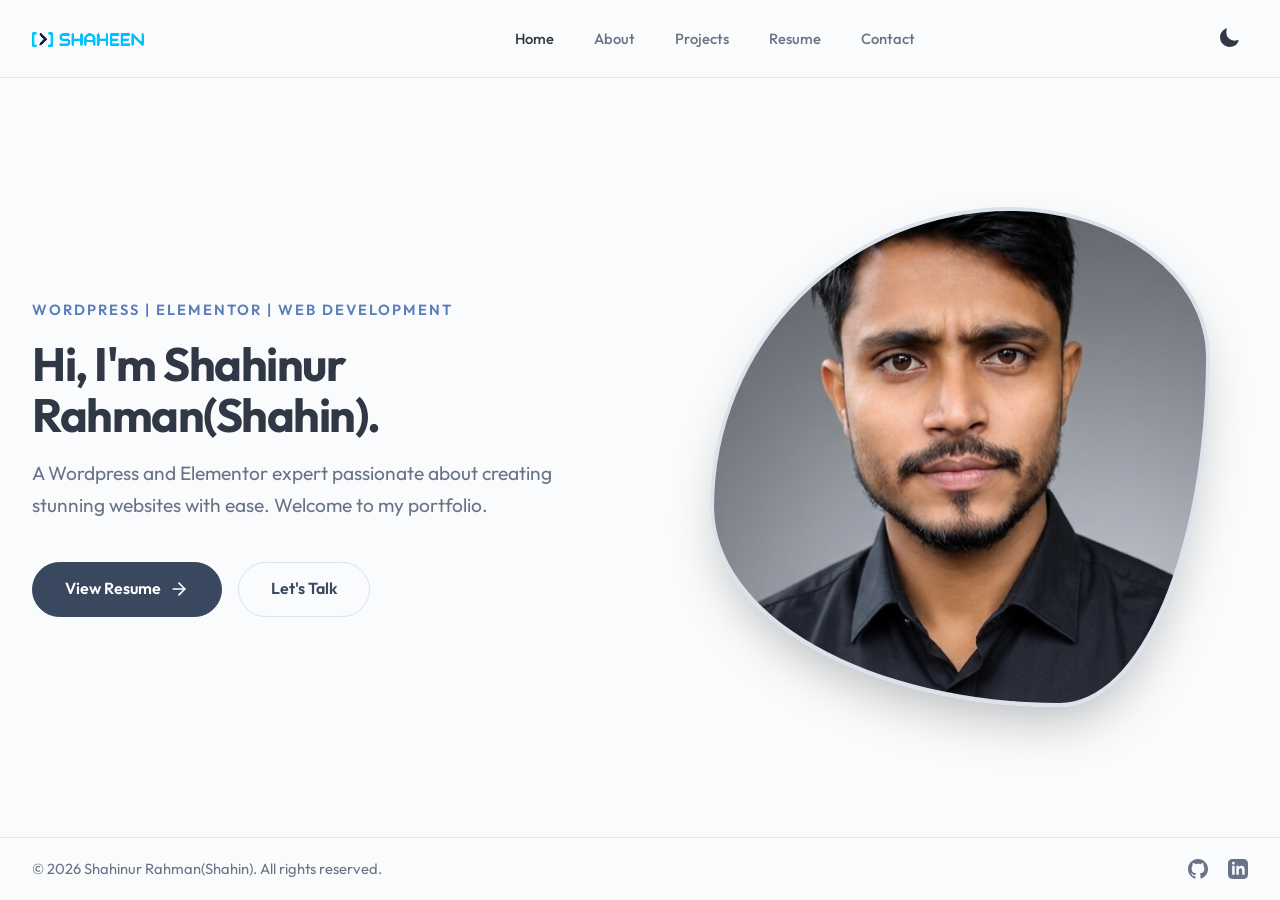
<file: index.html>
<!doctype html>
<html lang="en" data-theme="dark">

<head>
  <meta charset="UTF-8" />
  <meta name="viewport" content="width=device-width, initial-scale=1" />
  <title>Shahinur Rahman(Shahin) | Wordpress & Elementor Expert</title>
  <!-- SEO -->
  <meta name="description"
    content="Shahinur Rahman is a Wordpress and Elementor expert creating stunning websites with ease. Available for freelance and full-time opportunities." />
  <meta name="author" content="Shahinur Rahman" />
  <meta name="robots" content="index, follow" />
  <link rel="canonical" href="https://avroshaheen.github.io/portfolio/" />
  <!-- Open Graph -->
  <meta property="og:title" content="Shahinur Rahman(Shahin) | Wordpress & Elementor Expert" />
  <meta property="og:description"
    content="Wordpress and Elementor expert creating stunning websites with ease. Available for freelance and full-time opportunities." />
  <meta property="og:type" content="website" />
  <meta property="og:url" content="https://avroshaheen.github.io/portfolio/" />
  <link rel="shortcut icon" href="assets/images/favicon.png" type="image/x-icon" />
  <!-- Fonts -->
  <link rel="preconnect" href="https://fonts.googleapis.com" />
  <link rel="preconnect" href="https://fonts.gstatic.com" crossorigin />
  <link href="https://fonts.googleapis.com/css2?family=Outfit:wght@300;400;500;600;700;800&display=swap"
    rel="stylesheet" />
  <!-- Stylesheet -->
  <script>
    (() => {
      const savedTheme = localStorage.getItem("theme");
      const systemTheme = window.matchMedia("(prefers-color-scheme: dark)").matches
        ? "dark"
        : "light";

      document.documentElement.setAttribute(
        "data-theme",
        savedTheme || systemTheme
      );
    })();
  </script>
  <link rel="stylesheet" href="assets/css/styles.css" />
</head>

<body>
  <nav class="navbar" id="navbar">
    <div class="nav-container">
      <a href="index.html" class="nav-brand"><img src="./assets/images/shaheen-logo.gif" style="max-width: 60%"
          alt="Shahinur Rahman(Shahin) Logo" /></a>
      <div class="nav-links" id="nav-links">
        <a href="index.html" class="active">Home</a>
        <a href="about.html">About</a>
        <a href="projects.html">Projects</a>
        <a href="resume.html">Resume</a>
        <a href="contact.html">Contact</a>
      </div>
      <div class="nav-controls">
        <button class="theme-toggle" id="theme-toggle" aria-label="Toggle Theme">
          <svg id="theme-icon" xmlns="http://www.w3.org/2000/svg" viewBox="0 0 24 24">
            <path
              d="M12 2.25a.75.75 0 0 1 .75.75v2.25a.75.75 0 0 1-1.5 0V3a.75.75 0 0 1 .75-.75ZM7.5 12a4.5 4.5 0 1 1 9 0 4.5 4.5 0 0 1-9 0ZM18.894 6.166a.75.75 0 0 0-1.06-1.06l-1.591 1.59a.75.75 0 1 0 1.06 1.061l1.591-1.59ZM21.75 12a.75.75 0 0 1-.75.75h-2.25a.75.75 0 0 1 0-1.5H21a.75.75 0 0 1 .75.75ZM17.834 18.894a.75.75 0 0 0 1.06-1.06l-1.59-1.591a.75.75 0 1 0-1.061 1.06l1.59 1.591ZM12 18.75a.75.75 0 0 1 .75.75V21a.75.75 0 0 1-1.5 0v-1.5a.75.75 0 0 1 .75-.75ZM6.166 18.894a.75.75 0 0 1-1.06-1.06l1.59-1.591a.75.75 0 1 1 1.061 1.06l-1.59 1.591ZM2.25 12a.75.75 0 0 1 .75-.75H5.25a.75.75 0 0 1 0 1.5H3a.75.75 0 0 1-.75-.75ZM6.166 6.166a.75.75 0 0 1 1.06-1.06l1.59 1.591a.75.75 0 1 1-1.061 1.06l-1.59-1.591Z" />
          </svg>
        </button>
        <button class="mobile-toggle" id="mobile-toggle" aria-label="Toggle Menu">
          <svg xmlns="http://www.w3.org/2000/svg" width="24" height="24" fill="none" viewBox="0 0 24 24"
            stroke="currentColor" stroke-width="2">
            <path stroke-linecap="round" stroke-linejoin="round" d="M4 6h16M4 12h16m-7 6h7" />
          </svg>
        </button>
      </div>
    </div>
  </nav>
  <main>
    <section class="hero">
      <div class="hero-content">
        <span class="hero-subtitle">Wordpress | Elementor | Web Development</span>
        <h1 class="hero-title">Hi, I'm Shahinur Rahman(Shahin).</h1>
        <p class="hero-desc">
          A Wordpress and Elementor expert passionate about creating stunning
          websites with ease. Welcome to my portfolio.
        </p>
        <div class="hero-actions">
          <a href="resume.html" class="btn-primary">
            View Resume
            <svg xmlns="http://www.w3.org/2000/svg" width="20" height="20" viewBox="0 0 24 24" fill="none"
              stroke="currentColor" stroke-width="2" stroke-linecap="round" stroke-linejoin="round">
              <line x1="5" y1="12" x2="19" y2="12"></line>
              <polyline points="12 5 19 12 12 19"></polyline>
            </svg>
          </a>
          <a href="contact.html" class="btn-secondary">Let's Talk</a>
        </div>
      </div>
      <div class="hero-image-wrapper">
        <img src="assets/images/portrait.jpg" alt="Shahinur Rahman(Shahin) Profile" class="hero-image" />
      </div>
    </section>
  </main>
  <footer>
    <div class="footer-left">
      &copy; <span id="year">2026</span> Shahinur Rahman(Shahin). All rights
      reserved.
    </div>
    <div class="socials">
      <a href="https://github.com/avroshaheen" target="_blank" rel="noopener noreferrer" aria-label="GitHub">
        <svg xmlns="http://www.w3.org/2000/svg" width="20" height="20" viewBox="0 0 24 24" fill="currentColor">
          <path
            d="M12 0c-6.626 0-12 5.373-12 12 0 5.302 3.438 9.8 8.207 11.387.599.111.793-.261.793-.577v-2.234c-3.338.726-4.033-1.416-4.033-1.416-.546-1.387-1.333-1.756-1.333-1.756-1.089-.745.083-.729.083-.729 1.205.084 1.839 1.237 1.839 1.237 1.07 1.834 2.807 1.304 3.492.997.107-.775.418-1.305.762-1.604-2.665-.305-5.467-1.334-5.467-5.931 0-1.311.469-2.381 1.236-3.221-.124-.303-.535-1.524.117-3.176 0 0 1.008-.322 3.301 1.23.957-.266 1.983-.399 3.003-.404 1.02.005 2.047.138 3.006.404 2.291-1.552 3.297-1.23 3.297-1.23.653 1.653.242 2.874.118 3.176.77.84 1.235 1.911 1.235 3.221 0 4.609-2.807 5.624-5.479 5.921.43.372.823 1.102.823 2.222v3.293c0 .319.192.694.801.576 4.765-1.589 8.199-6.086 8.199-11.386 0-6.627-5.373-12-12-12z" />
        </svg>
      </a>
      <a href="https://linkedin.com/in/shahinurrahman26" target="_blank" rel="noopener noreferrer"
        aria-label="LinkedIn">
        <svg xmlns="http://www.w3.org/2000/svg" width="20" height="20" viewBox="0 0 24 24" fill="currentColor">
          <path
            d="M19 0h-14c-2.761 0-5 2.239-5 5v14c0 2.761 2.239 5 5 5h14c2.762 0 5-2.239 5-5v-14c0-2.761-2.238-5-5-5zm-11 19h-3v-11h3v11zm-1.5-12.268c-.966 0-1.75-.79-1.75-1.764s.784-1.764 1.75-1.764 1.75.79 1.75 1.764-.783 1.764-1.75 1.764zm13.5 12.268h-3v-5.604c0-3.368-4-3.113-4 0v5.604h-3v-11h3v1.765c1.396-2.586 7-2.777 7 2.476v6.759z" />
        </svg>
      </a>
    </div>
  </footer>
  <script src="assets/js/scripts.js" defer></script>
</body>

</html>
</file>
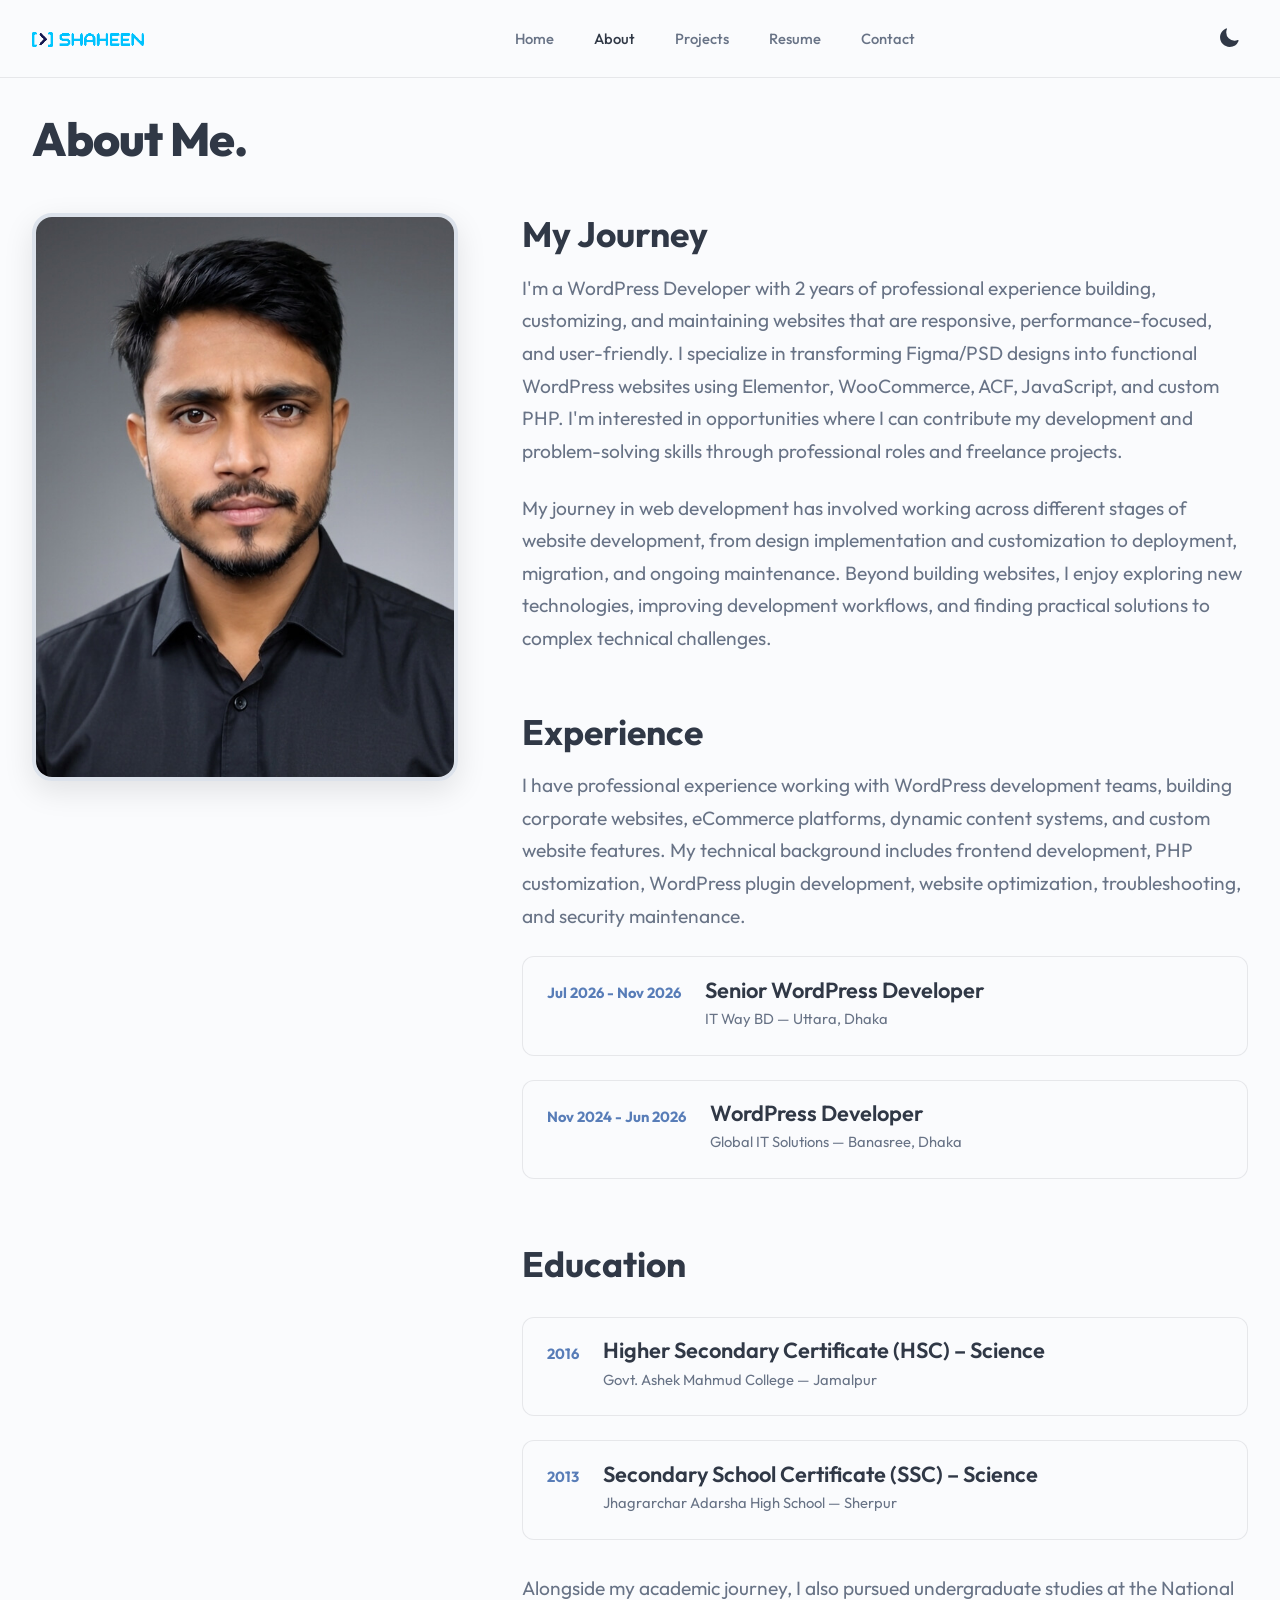
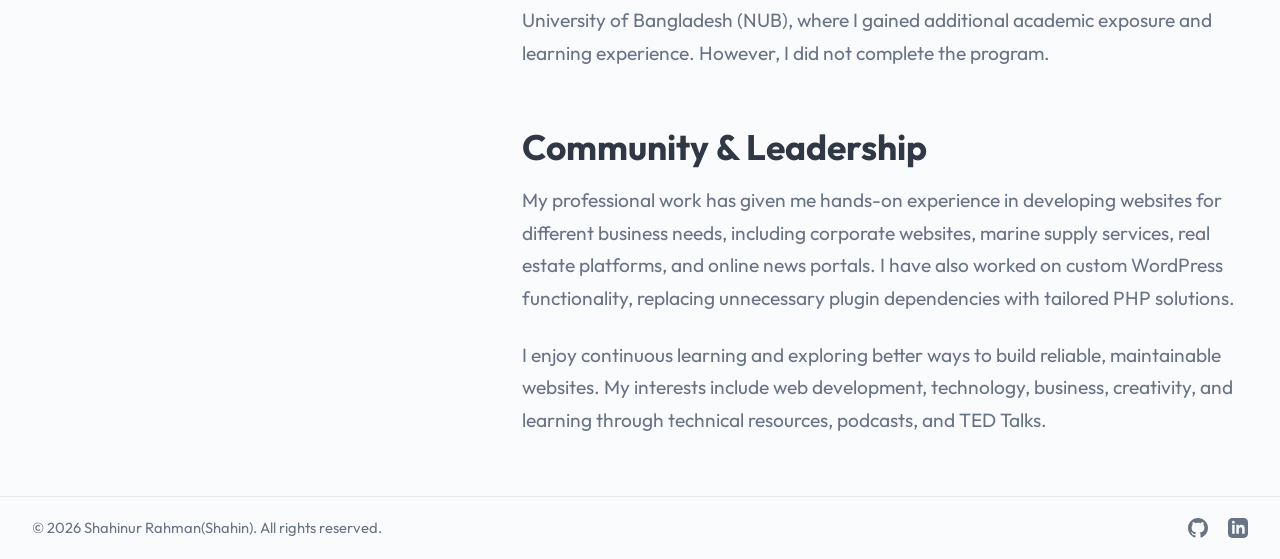
<file: about.html>
<!doctype html>
<html lang="en" data-theme="dark">

<head>
  <meta charset="UTF-8" />
  <meta name="viewport" content="width=device-width, initial-scale=1" />
  <title>About | Shahinur Rahman(Shahin)</title>
  <!-- SEO -->
  <meta name="description"
    content="Learn about Shahinur Rahman(Shahin) — a Wordpress and Elementor expert with a background in web development and design." />
  <meta name="author" content="Shahinur Rahman(Shahin)" />
  <meta name="robots" content="index, follow" />
  <link rel="canonical" href="https://avroshaheen.github.io/portfolio/about.html" />
  <!-- Open Graph -->
  <meta property="og:title" content="About | Shahinur Rahman(Shahin)" />
  <meta property="og:description"
    content="Learn about Shahinur Rahman(Shahin) — a Wordpress and Elementor expert with a background in web development and design." />
  <meta property="og:type" content="website" />
  <meta property="og:url" content="https://avroshaheen.github.io/portfolio/about.html" />
  <link rel="shortcut icon" href="assets/images/favicon.png" type="image/x-icon" />
  <!-- Fonts -->
  <link rel="preconnect" href="https://fonts.googleapis.com" />
  <link rel="preconnect" href="https://fonts.gstatic.com" crossorigin />
  <link href="https://fonts.googleapis.com/css2?family=Outfit:wght@300;400;500;600;700;800&display=swap"
    rel="stylesheet" />
  <script>
    (() => {
      const savedTheme = localStorage.getItem("theme");
      const systemTheme = window.matchMedia("(prefers-color-scheme: dark)").matches
        ? "dark"
        : "light";

      document.documentElement.setAttribute(
        "data-theme",
        savedTheme || systemTheme
      );
    })();
  </script>
  <!-- Stylesheet -->
  <link rel="stylesheet" href="assets/css/styles.css" />
</head>

<body>
  <nav class="navbar" id="navbar">
    <div class="nav-container">
      <a href="index.html" class="nav-brand"><img src="./assets/images/shaheen-logo.gif" style="max-width: 60%"
          alt="Shahinur Rahman(Shahin) Logo" /></a>
      <div class="nav-links" id="nav-links">
        <a href="index.html" class="active">Home</a>
        <a href="about.html">About</a>
        <a href="projects.html">Projects</a>
        <a href="resume.html">Resume</a>
        <a href="contact.html">Contact</a>
      </div>
      <div class="nav-controls">
        <button class="theme-toggle" id="theme-toggle" aria-label="Toggle Theme">
          <svg id="theme-icon" xmlns="http://www.w3.org/2000/svg" viewBox="0 0 24 24">
            <path
              d="M12 2.25a.75.75 0 0 1 .75.75v2.25a.75.75 0 0 1-1.5 0V3a.75.75 0 0 1 .75-.75ZM7.5 12a4.5 4.5 0 1 1 9 0 4.5 4.5 0 0 1-9 0ZM18.894 6.166a.75.75 0 0 0-1.06-1.06l-1.591 1.59a.75.75 0 1 0 1.06 1.061l1.591-1.59ZM21.75 12a.75.75 0 0 1-.75.75h-2.25a.75.75 0 0 1 0-1.5H21a.75.75 0 0 1 .75.75ZM17.834 18.894a.75.75 0 0 0 1.06-1.06l-1.59-1.591a.75.75 0 1 0-1.061 1.06l1.59 1.591ZM12 18.75a.75.75 0 0 1 .75.75V21a.75.75 0 0 1-1.5 0v-1.5a.75.75 0 0 1 .75-.75ZM6.166 18.894a.75.75 0 0 1-1.06-1.06l1.59-1.591a.75.75 0 1 1 1.061 1.06l-1.59 1.591ZM2.25 12a.75.75 0 0 1 .75-.75H5.25a.75.75 0 0 1 0 1.5H3a.75.75 0 0 1-.75-.75ZM6.166 6.166a.75.75 0 0 1 1.06-1.06l1.59 1.591a.75.75 0 1 1-1.061 1.06l-1.59-1.591Z" />
          </svg>
        </button>
        <button class="mobile-toggle" id="mobile-toggle" aria-label="Toggle Menu">
          <svg xmlns="http://www.w3.org/2000/svg" width="24" height="24" fill="none" viewBox="0 0 24 24"
            stroke="currentColor" stroke-width="2">
            <path stroke-linecap="round" stroke-linejoin="round" d="M4 6h16M4 12h16m-7 6h7" />
          </svg>
        </button>
      </div>
    </div>
  </nav>
  <main class="page-main">
    <div class="page-container">
      <h1 class="page-title">About Me.</h1>
      <div class="about-grid">
        <div class="about-image-col">
          <div class="image-stack">
            <img src="assets/images/portrait.jpg" alt="Shahinur Rahman(Shahin)" class="stack-img main-img"
              loading="lazy" />
          </div>
        </div>
        <div class="about-text-col">
          <h2 class="section-heading">My Journey</h2>
          <p class="section-text">
            I'm a WordPress Developer with 2 years of professional experience
            building, customizing, and maintaining websites that are
            responsive, performance-focused, and user-friendly. I specialize
            in transforming Figma/PSD designs into functional WordPress
            websites using Elementor, WooCommerce, ACF, JavaScript, and custom
            PHP. I'm interested in opportunities where I can contribute my
            development and problem-solving skills through professional roles
            and freelance projects.
          </p>
          <p class="section-text">
            My journey in web development has involved working across
            different stages of website development, from design
            implementation and customization to deployment, migration, and
            ongoing maintenance. Beyond building websites, I enjoy exploring
            new technologies, improving development workflows, and finding
            practical solutions to complex technical challenges.
          </p>
          <h2 class="section-heading mt-2">Experience</h2>
          <p class="section-text">
            I have professional experience working with WordPress development
            teams, building corporate websites, eCommerce platforms, dynamic
            content systems, and custom website features. My technical
            background includes frontend development, PHP customization,
            WordPress plugin development, website optimization,
            troubleshooting, and security maintenance.
          </p>
          <div class="experience-list">
            <div class="exp-item">
              <span class="exp-year">Jul 2026 - Nov 2026</span>
              <div class="exp-details">
                <h3>Senior WordPress Developer</h3>
                <p>IT Way BD — Uttara, Dhaka</p>
              </div>
            </div>
            <div class="exp-item">
              <span class="exp-year">Nov 2024 - Jun 2026</span>
              <div class="exp-details">
                <h3>WordPress Developer</h3>
                <p>Global IT Solutions — Banasree, Dhaka</p>
              </div>
            </div>
          </div>
          <h2 class="section-heading mt-2">Education</h2>
          <div class="experience-list">
            <div class="exp-item">
              <span class="exp-year">2016</span>
              <div class="exp-details">
                <h3>Higher Secondary Certificate (HSC) – Science</h3>
                <p>Govt. Ashek Mahmud College — Jamalpur</p>
              </div>
            </div>
            <div class="exp-item">
              <span class="exp-year">2013</span>
              <div class="exp-details">
                <h3>Secondary School Certificate (SSC) – Science</h3>
                <p>Jhagrarchar Adarsha High School — Sherpur</p>
              </div>
            </div>
          </div>
          <p class="section-text">
            Alongside my academic journey, I also pursued undergraduate
            studies at the National University of Bangladesh (NUB), where I
            gained additional academic exposure and learning experience.
            However, I did not complete the program.
          </p>
          <h2 class="section-heading mt-2">Community &amp; Leadership</h2>
          <p class="section-text">
            My professional work has given me hands-on experience in
            developing websites for different business needs, including
            corporate websites, marine supply services, real estate platforms,
            and online news portals. I have also worked on custom WordPress
            functionality, replacing unnecessary plugin dependencies with
            tailored PHP solutions.
          </p>
          <p class="section-text">
            I enjoy continuous learning and exploring better ways to build
            reliable, maintainable websites. My interests include web
            development, technology, business, creativity, and learning
            through technical resources, podcasts, and TED Talks.
          </p>
        </div>
      </div>
    </div>
  </main>
  <footer>
    <div class="footer-left">
      &copy; <span id="year">2026</span> Shahinur Rahman(Shahin). All rights
      reserved.
    </div>
    <div class="socials">
      <a href="https://github.com/avroshaheen" target="_blank" rel="noopener noreferrer" aria-label="GitHub">
        <svg xmlns="http://www.w3.org/2000/svg" width="20" height="20" viewBox="0 0 24 24" fill="currentColor">
          <path
            d="M12 0c-6.626 0-12 5.373-12 12 0 5.302 3.438 9.8 8.207 11.387.599.111.793-.261.793-.577v-2.234c-3.338.726-4.033-1.416-4.033-1.416-.546-1.387-1.333-1.756-1.333-1.756-1.089-.745.083-.729.083-.729 1.205.084 1.839 1.237 1.839 1.237 1.07 1.834 2.807 1.304 3.492.997.107-.775.418-1.305.762-1.604-2.665-.305-5.467-1.334-5.467-5.931 0-1.311.469-2.381 1.236-3.221-.124-.303-.535-1.524.117-3.176 0 0 1.008-.322 3.301 1.23.957-.266 1.983-.399 3.003-.404 1.02.005 2.047.138 3.006.404 2.291-1.552 3.297-1.23 3.297-1.23.653 1.653.242 2.874.118 3.176.77.84 1.235 1.911 1.235 3.221 0 4.609-2.807 5.624-5.479 5.921.43.372.823 1.102.823 2.222v3.293c0 .319.192.694.801.576 4.765-1.589 8.199-6.086 8.199-11.386 0-6.627-5.373-12-12-12z" />
        </svg>
      </a>
      <a href="https://linkedin.com/in/shahinurrahman26" target="_blank" rel="noopener noreferrer"
        aria-label="LinkedIn">
        <svg xmlns="http://www.w3.org/2000/svg" width="20" height="20" viewBox="0 0 24 24" fill="currentColor">
          <path
            d="M19 0h-14c-2.761 0-5 2.239-5 5v14c0 2.761 2.239 5 5 5h14c2.762 0 5-2.239 5-5v-14c0-2.761-2.238-5-5-5zm-11 19h-3v-11h3v11zm-1.5-12.268c-.966 0-1.75-.79-1.75-1.764s.784-1.764 1.75-1.764 1.75.79 1.75 1.764-.783 1.764-1.75 1.764zm13.5 12.268h-3v-5.604c0-3.368-4-3.113-4 0v5.604h-3v-11h3v1.765c1.396-2.586 7-2.777 7 2.476v6.759z" />
        </svg>
      </a>
    </div>
  </footer>
  <script src="assets/js/scripts.js" defer></script>
</body>

</html>
</file>
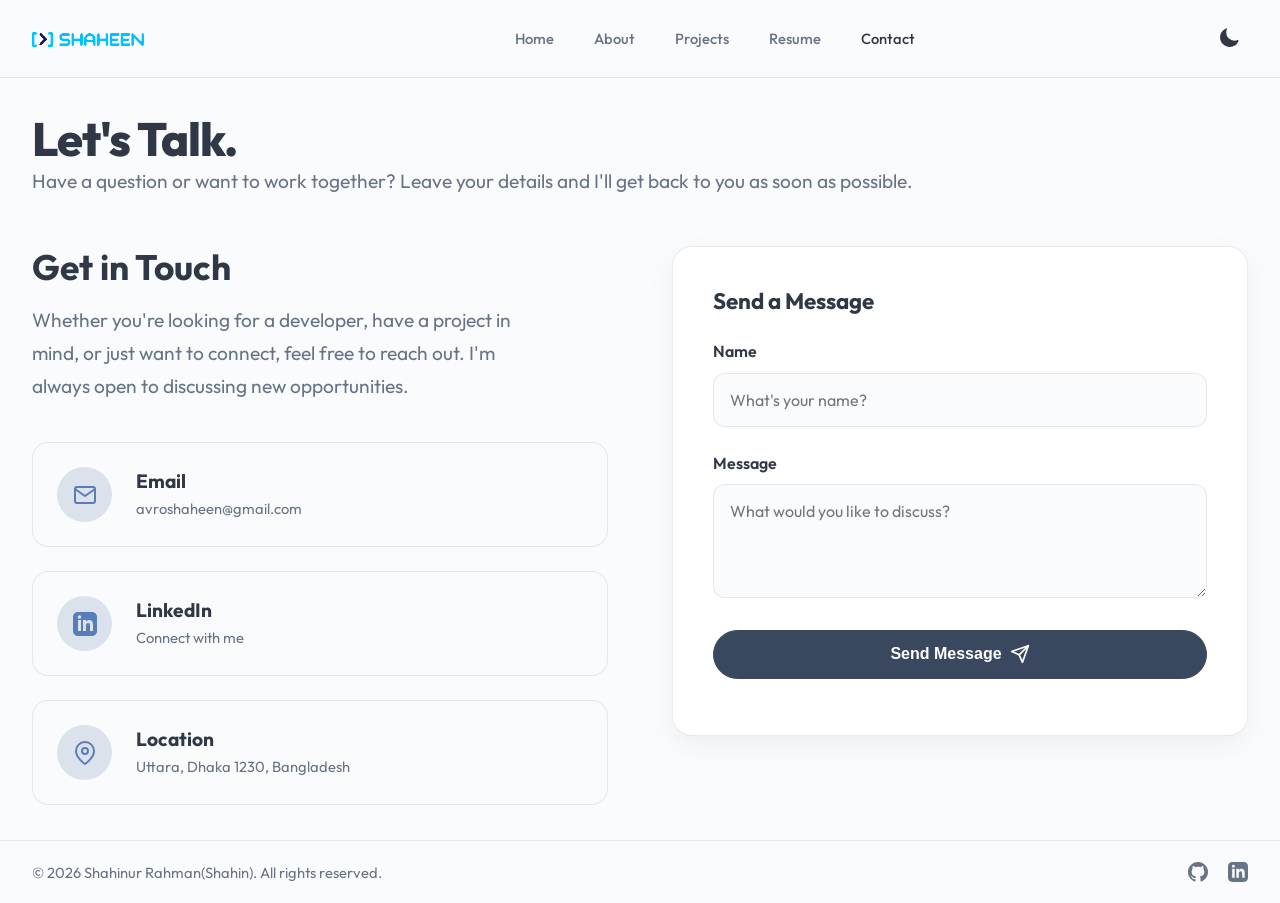
<file: contact.html>
<!doctype html>
<html lang="en" data-theme="dark">

<head>
  <meta charset="UTF-8" />
  <meta name="viewport" content="width=device-width, initial-scale=1" />
  <title>Contact | Shahinur Rahman(Shahin)</title>
  <!-- SEO -->
  <meta name="description"
    content="Get in touch with Shahinur Rahman(Shahin) — Wordpress and Elementor expert open to freelance work, collaborations, and full-time opportunities." />
  <meta name="author" content="Shahinur Rahman(Shahin)" />
  <meta name="robots" content="index, follow" />
  <link rel="canonical" href="https://avroshaheen.github.io/portfolio/contact.html" />
  <!-- Open Graph -->
  <meta property="og:title" content="Contact | Shahinur Rahman(Shahin)" />
  <meta property="og:description"
    content="Get in touch with Shahinur Rahman(Shahin) — Wordpress and Elementor expert open to freelance work, collaborations, and full-time opportunities." />
  <meta property="og:type" content="website" />
  <meta property="og:url" content="https://avroshaheen.github.io/portfolio/contact.html" />
  <link rel="shortcut icon" href="assets/images/favicon.png" type="image/x-icon" />
  <!-- Fonts -->
  <link rel="preconnect" href="https://fonts.googleapis.com" />
  <link rel="preconnect" href="https://fonts.gstatic.com" crossorigin />
  <link href="https://fonts.googleapis.com/css2?family=Outfit:wght@300;400;500;600;700;800&display=swap"
    rel="stylesheet" />
  <!-- Stylesheet -->
  <script>
    (() => {
      const savedTheme = localStorage.getItem("theme");
      const systemTheme = window.matchMedia("(prefers-color-scheme: dark)").matches
        ? "dark"
        : "light";

      document.documentElement.setAttribute(
        "data-theme",
        savedTheme || systemTheme
      );
    })();
  </script>
  <link rel="stylesheet" href="assets/css/styles.css" />
</head>

<body>
  <nav class="navbar" id="navbar">
    <div class="nav-container">
      <a href="index.html" class="nav-brand"><img src="./assets/images/shaheen-logo.gif" style="max-width: 60%"
          alt="Shahinur Rahman(Shahin) Logo" /></a>
      <div class="nav-links" id="nav-links">
        <a href="index.html" class="active">Home</a>
        <a href="about.html">About</a>
        <a href="projects.html">Projects</a>
        <a href="resume.html">Resume</a>
        <a href="contact.html">Contact</a>
      </div>
      <div class="nav-controls">
        <button class="theme-toggle" id="theme-toggle" aria-label="Toggle Theme">
          <svg id="theme-icon" xmlns="http://www.w3.org/2000/svg" viewBox="0 0 24 24">
            <path
              d="M12 2.25a.75.75 0 0 1 .75.75v2.25a.75.75 0 0 1-1.5 0V3a.75.75 0 0 1 .75-.75ZM7.5 12a4.5 4.5 0 1 1 9 0 4.5 4.5 0 0 1-9 0ZM18.894 6.166a.75.75 0 0 0-1.06-1.06l-1.591 1.59a.75.75 0 1 0 1.06 1.061l1.591-1.59ZM21.75 12a.75.75 0 0 1-.75.75h-2.25a.75.75 0 0 1 0-1.5H21a.75.75 0 0 1 .75.75ZM17.834 18.894a.75.75 0 0 0 1.06-1.06l-1.59-1.591a.75.75 0 1 0-1.061 1.06l1.59 1.591ZM12 18.75a.75.75 0 0 1 .75.75V21a.75.75 0 0 1-1.5 0v-1.5a.75.75 0 0 1 .75-.75ZM6.166 18.894a.75.75 0 0 1-1.06-1.06l1.59-1.591a.75.75 0 1 1 1.061 1.06l-1.59 1.591ZM2.25 12a.75.75 0 0 1 .75-.75H5.25a.75.75 0 0 1 0 1.5H3a.75.75 0 0 1-.75-.75ZM6.166 6.166a.75.75 0 0 1 1.06-1.06l1.59 1.591a.75.75 0 1 1-1.061 1.06l-1.59-1.591Z" />
          </svg>
        </button>
        <button class="mobile-toggle" id="mobile-toggle" aria-label="Toggle Menu">
          <svg xmlns="http://www.w3.org/2000/svg" width="24" height="24" fill="none" viewBox="0 0 24 24"
            stroke="currentColor" stroke-width="2">
            <path stroke-linecap="round" stroke-linejoin="round" d="M4 6h16M4 12h16m-7 6h7" />
          </svg>
        </button>
      </div>
    </div>
  </nav>
  <main class="page-main contact-page">
    <div class="page-container">
      <h1 class="page-title">Let's Talk.</h1>
      <p class="section-text">
        Have a question or want to work together? Leave your details and I'll
        get back to you as soon as possible.
      </p>
      <div class="contact-grid">
        <!-- Contact Info -->
        <div class="contact-info">
          <h2 class="section-heading">Get in Touch</h2>
          <p class="section-text" style="margin-bottom: 2.5rem; max-width: 90%">
            Whether you're looking for a developer, have a project in mind, or
            just want to connect, feel free to reach out. I'm always open to
            discussing new opportunities.
          </p>
          <div class="info-items">
            <!-- TODO: Replace with your actual email address -->
            <a href="mailto:avroshaheen@gmail.com" class="info-item text-link-card">
              <div class="info-icon">
                <svg xmlns="http://www.w3.org/2000/svg" width="24" height="24" viewBox="0 0 24 24" fill="none"
                  stroke="currentColor" stroke-width="2" stroke-linecap="round" stroke-linejoin="round">
                  <path d="M4 4h16c1.1 0 2 .9 2 2v12c0 1.1-.9 2-2 2H4c-1.1 0-2-.9-2-2V6c0-1.1.9-2 2-2z"></path>
                  <polyline points="22,6 12,13 2,6"></polyline>
                </svg>
              </div>
              <div class="info-details">
                <h3>Email</h3>
                <p>avroshaheen@gmail.com</p>
              </div>
            </a>
            <!-- TODO: Replace with your actual LinkedIn URL -->
            <a href="https://linkedin.com/in/shahinurrahman26" target="_blank" rel="noopener noreferrer"
              class="info-item text-link-card">
              <div class="info-icon">
                <svg xmlns="http://www.w3.org/2000/svg" width="24" height="24" viewBox="0 0 24 24" fill="currentColor"
                  stroke="none">
                  <path
                    d="M19 0h-14c-2.761 0-5 2.239-5 5v14c0 2.761 2.239 5 5 5h14c2.762 0 5-2.239 5-5v-14c0-2.761-2.238-5-5-5zm-11 19h-3v-11h3v11zm-1.5-12.268c-.966 0-1.75-.79-1.75-1.764s.784-1.764 1.75-1.764 1.75.79 1.75 1.764-.783 1.764-1.75 1.764zm13.5 12.268h-3v-5.604c0-3.368-4-3.113-4 0v5.604h-3v-11h3v1.765c1.396-2.586 7-2.777 7 2.476v6.759z" />
                </svg>
              </div>
              <div class="info-details">
                <h3>LinkedIn</h3>
                <p>Connect with me</p>
              </div>
            </a>
            <!-- TODO: Replace with your actual location -->
            <div class="info-item text-link-card" style="cursor: default">
              <div class="info-icon">
                <svg xmlns="http://www.w3.org/2000/svg" width="24" height="24" viewBox="0 0 24 24" fill="none"
                  stroke="currentColor" stroke-width="2" stroke-linecap="round" stroke-linejoin="round">
                  <path d="M21 10c0 7-9 13-9 13s-9-6-9-13a9 9 0 0 1 18 0z"></path>
                  <circle cx="12" cy="10" r="3"></circle>
                </svg>
              </div>
              <div class="info-details">
                <h3>Location</h3>
                <p>Uttara, Dhaka 1230, Bangladesh</p>
              </div>
            </div>
          </div>
        </div>
        <!-- Contact Form -->
        <div class="contact-card">
          <form id="contactForm" class="contact-form" novalidate>
            <h3 style="
                  font-size: 1.4rem;
                  font-weight: 700;
                  margin-bottom: 1.5rem;
                  color: var(--text-main);
                ">
              Send a Message
            </h3>
            <div class="form-group">
              <label for="name">Name</label>
              <input type="text" id="name" name="name" class="form-control" placeholder="What's your name?" required />
            </div>
            <div class="form-group">
              <label for="message">Message</label>
              <textarea id="message" name="message" class="form-control" placeholder="What would you like to discuss?"
                rows="4" required></textarea>
            </div>
            <button type="submit" class="btn-primary w-100" id="submitBtn">
              <span>Send Message</span>
              <svg xmlns="http://www.w3.org/2000/svg" width="20" height="20" viewBox="0 0 24 24" fill="none"
                stroke="currentColor" stroke-width="2" stroke-linecap="round" stroke-linejoin="round">
                <line x1="22" y1="2" x2="11" y2="13"></line>
                <polygon points="22 2 15 22 11 13 2 9 22 2"></polygon>
              </svg>
            </button>
            <div id="formStatus" class="form-status"></div>
          </form>
        </div>
      </div>
    </div>
  </main>
  <footer>
    <div class="footer-left">
      &copy; <span id="year">2026</span> Shahinur Rahman(Shahin). All rights
      reserved.
    </div>
    <div class="socials">
      <a href="https://github.com/avroshaheen" target="_blank" rel="noopener noreferrer" aria-label="GitHub">
        <svg xmlns="http://www.w3.org/2000/svg" width="20" height="20" viewBox="0 0 24 24" fill="currentColor">
          <path
            d="M12 0c-6.626 0-12 5.373-12 12 0 5.302 3.438 9.8 8.207 11.387.599.111.793-.261.793-.577v-2.234c-3.338.726-4.033-1.416-4.033-1.416-.546-1.387-1.333-1.756-1.333-1.756-1.089-.745.083-.729.083-.729 1.205.084 1.839 1.237 1.839 1.237 1.07 1.834 2.807 1.304 3.492.997.107-.775.418-1.305.762-1.604-2.665-.305-5.467-1.334-5.467-5.931 0-1.311.469-2.381 1.236-3.221-.124-.303-.535-1.524.117-3.176 0 0 1.008-.322 3.301 1.23.957-.266 1.983-.399 3.003-.404 1.02.005 2.047.138 3.006.404 2.291-1.552 3.297-1.23 3.297-1.23.653 1.653.242 2.874.118 3.176.77.84 1.235 1.911 1.235 3.221 0 4.609-2.807 5.624-5.479 5.921.43.372.823 1.102.823 2.222v3.293c0 .319.192.694.801.576 4.765-1.589 8.199-6.086 8.199-11.386 0-6.627-5.373-12-12-12z" />
        </svg>
      </a>
      <a href="https://linkedin.com/in/shahinurrahman26" target="_blank" rel="noopener noreferrer"
        aria-label="LinkedIn">
        <svg xmlns="http://www.w3.org/2000/svg" width="20" height="20" viewBox="0 0 24 24" fill="currentColor">
          <path
            d="M19 0h-14c-2.761 0-5 2.239-5 5v14c0 2.761 2.239 5 5 5h14c2.762 0 5-2.239 5-5v-14c0-2.761-2.238-5-5-5zm-11 19h-3v-11h3v11zm-1.5-12.268c-.966 0-1.75-.79-1.75-1.764s.784-1.764 1.75-1.764 1.75.79 1.75 1.764-.783 1.764-1.75 1.764zm13.5 12.268h-3v-5.604c0-3.368-4-3.113-4 0v5.604h-3v-11h3v1.765c1.396-2.586 7-2.777 7 2.476v6.759z" />
        </svg>
      </a>
    </div>
  </footer>
  <script src="assets/js/scripts.js" defer></script>
</body>

</html>
</file>
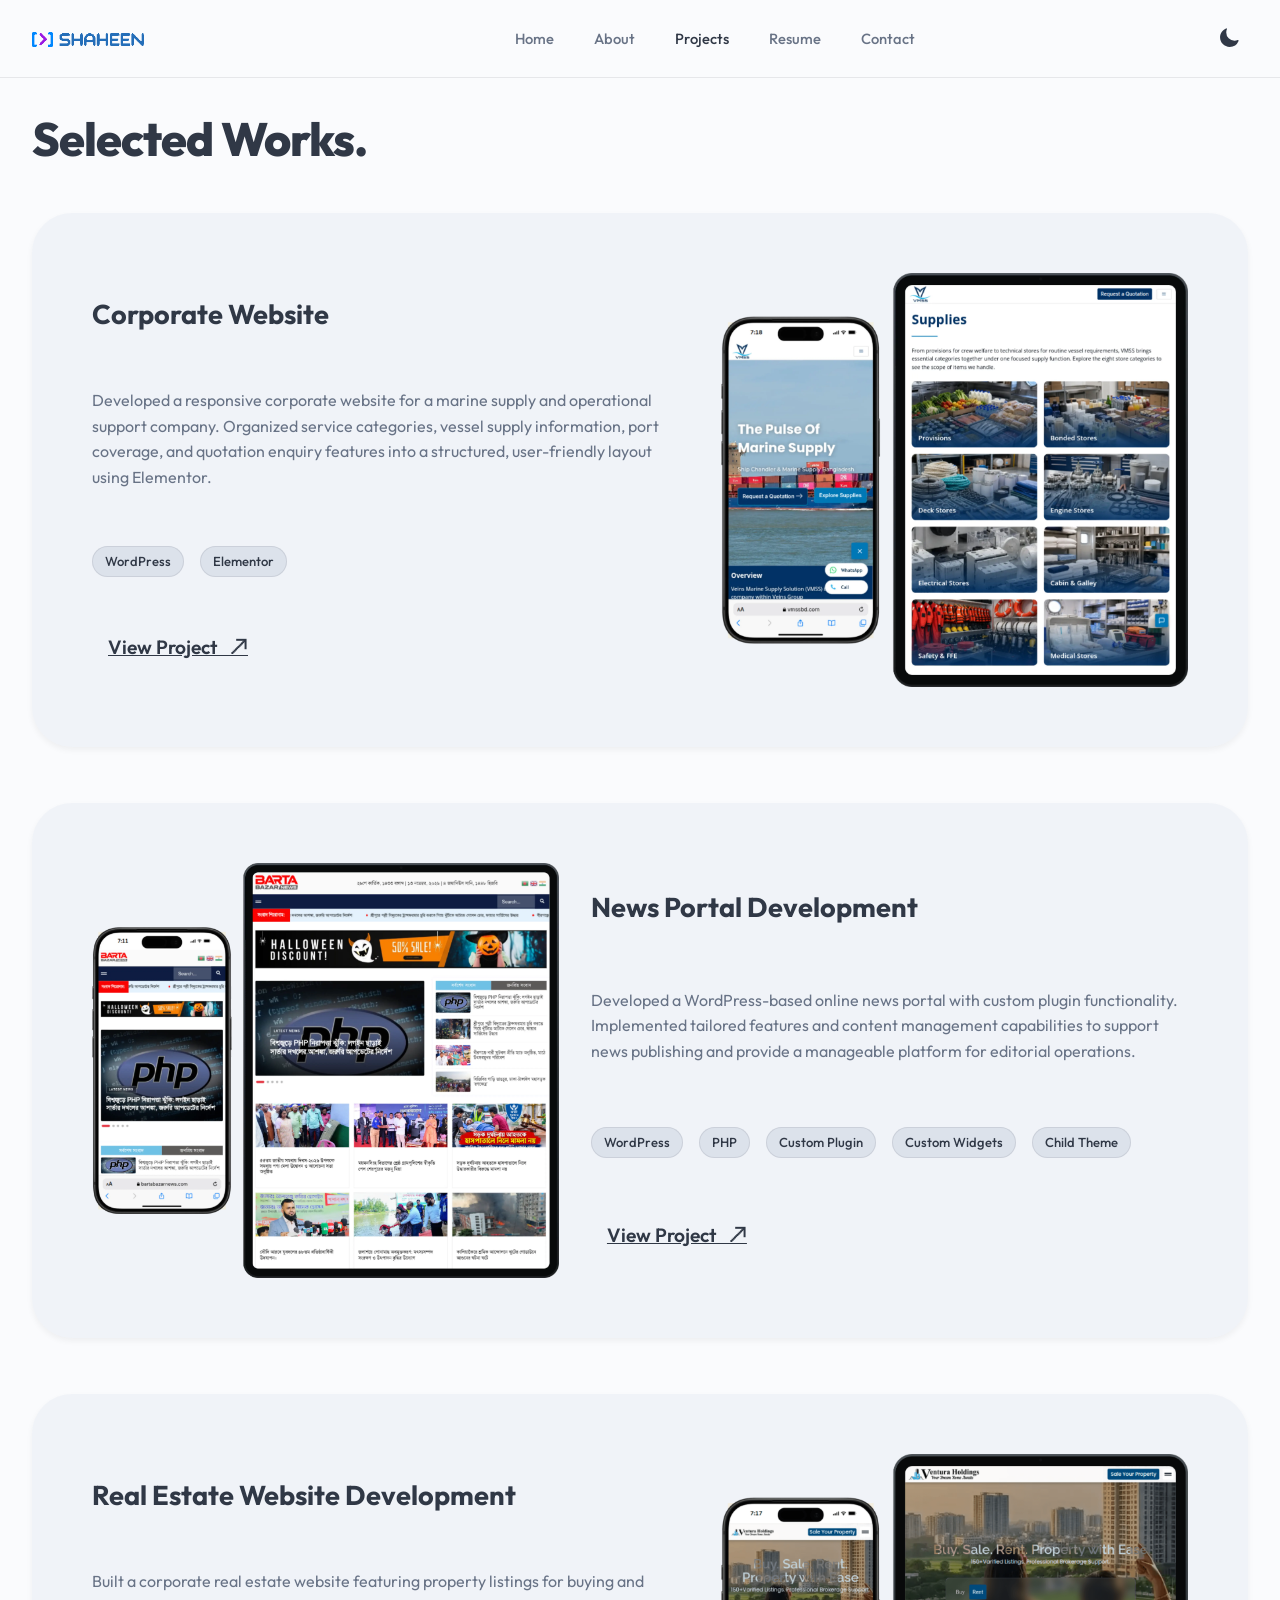
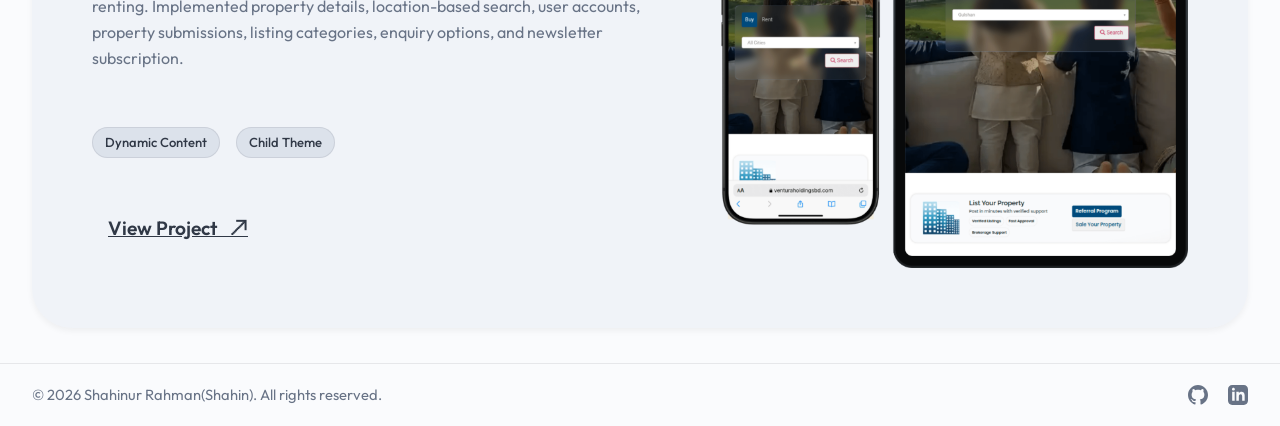
<file: projects.html>
<!doctype html>
<html lang="en" data-theme="dark">

<head>
  <meta charset="UTF-8" />
  <meta name="viewport" content="width=device-width, initial-scale=1" />
  <title>Projects | Shahinur Rahman(Shahin)</title>
  <!-- SEO -->
  <meta name="description"
    content="Browse Shahinur Rahman(Shahin)'s portfolio of Wordpress and Elementor projects, including website designs, custom themes, and plugin development." />
  <meta name="author" content="Shahinur Rahman(Shahin)" />
  <meta name="robots" content="index, follow" />
  <link rel="canonical" href="https://avroshaheen.github.io/portfolio/projects.html" />
  <!-- Open Graph -->
  <meta property="og:title" content="Projects | Shahinur Rahman(Shahin)" />
  <meta property="og:description"
    content="Browse Shahinur Rahman(Shahin)'s portfolio of Wordpress and Elementor projects, including website designs, custom themes, and plugin development." />
  <meta property="og:type" content="website" />
  <meta property="og:url" content="https://avroshaheen.github.io/portfolio/projects.html" />
  <link rel="shortcut icon" href="assets/images/favicon.png" type="image/x-icon" />
  <!-- Fonts -->
  <link rel="preconnect" href="https://fonts.googleapis.com" />
  <link rel="preconnect" href="https://fonts.gstatic.com" crossorigin />
  <link href="https://fonts.googleapis.com/css2?family=Outfit:wght@300;400;500;600;700;800&display=swap"
    rel="stylesheet" />
  <!-- Stylesheet -->
  <script>
    (() => {
      const savedTheme = localStorage.getItem("theme");
      const systemTheme = window.matchMedia("(prefers-color-scheme: dark)").matches
        ? "dark"
        : "light";

      document.documentElement.setAttribute(
        "data-theme",
        savedTheme || systemTheme
      );
    })();
  </script>
  <link rel="stylesheet" href="assets/css/styles.css" />
</head>

<body>
  <nav class="navbar" id="navbar">
    <div class="nav-container">
      <a href="index.html" class="nav-brand"><img src="./assets/images/shaheen-logo.gif" style="max-width: 60%"
          alt="Shahinur Rahman(Shahin) Logo" /></a>
      <div class="nav-links" id="nav-links">
        <a href="index.html" class="active">Home</a>
        <a href="about.html">About</a>
        <a href="projects.html">Projects</a>
        <a href="resume.html">Resume</a>
        <a href="contact.html">Contact</a>
      </div>
      <div class="nav-controls">
        <button class="theme-toggle" id="theme-toggle" aria-label="Toggle Theme">
          <svg id="theme-icon" xmlns="http://www.w3.org/2000/svg" viewBox="0 0 24 24">
            <path
              d="M12 2.25a.75.75 0 0 1 .75.75v2.25a.75.75 0 0 1-1.5 0V3a.75.75 0 0 1 .75-.75ZM7.5 12a4.5 4.5 0 1 1 9 0 4.5 4.5 0 0 1-9 0ZM18.894 6.166a.75.75 0 0 0-1.06-1.06l-1.591 1.59a.75.75 0 1 0 1.06 1.061l1.591-1.59ZM21.75 12a.75.75 0 0 1-.75.75h-2.25a.75.75 0 0 1 0-1.5H21a.75.75 0 0 1 .75.75ZM17.834 18.894a.75.75 0 0 0 1.06-1.06l-1.59-1.591a.75.75 0 1 0-1.061 1.06l1.59 1.591ZM12 18.75a.75.75 0 0 1 .75.75V21a.75.75 0 0 1-1.5 0v-1.5a.75.75 0 0 1 .75-.75ZM6.166 18.894a.75.75 0 0 1-1.06-1.06l1.59-1.591a.75.75 0 1 1 1.061 1.06l-1.59 1.591ZM2.25 12a.75.75 0 0 1 .75-.75H5.25a.75.75 0 0 1 0 1.5H3a.75.75 0 0 1-.75-.75ZM6.166 6.166a.75.75 0 0 1 1.06-1.06l1.59 1.591a.75.75 0 1 1-1.061 1.06l-1.59-1.591Z" />
          </svg>
        </button>
        <button class="mobile-toggle" id="mobile-toggle" aria-label="Toggle Menu">
          <svg xmlns="http://www.w3.org/2000/svg" width="24" height="24" fill="none" viewBox="0 0 24 24"
            stroke="currentColor" stroke-width="2">
            <path stroke-linecap="round" stroke-linejoin="round" d="M4 6h16M4 12h16m-7 6h7" />
          </svg>
        </button>
      </div>
    </div>
  </nav>
  <main class="page-main">
    <div class="page-container">
      <h1 class="page-title">Selected Works.</h1>
      <div class="projects-grid">
        <!-- Project 1: Corporate Website Development -->
        <div class="project-card">
          <div class="project-img-wrapper">
            <img src="assets/images/vmssbd.com.png" alt="Corporate Website Development" class="project-img"
              loading="lazy" />
          </div>
          <div class="project-info">
            <h2 class="project-title">Corporate Website</h2>
            <p class="project-desc">
              Developed a responsive corporate website for a marine supply and
              operational support company. Organized service categories,
              vessel supply information, port coverage, and quotation enquiry
              features into a structured, user-friendly layout using
              Elementor.
            </p>
            <div class="project-tags">
              <span class="tag">WordPress</span>
              <span class="tag">Elementor</span>
            </div>
            <div class="project-overlay">
              <a href="https://vmssbd.com/" target="_blank" rel="noopener noreferrer" class="overlay-btn">
                View Project &nbsp;&nbsp;&#129125;
              </a>
            </div>
          </div>
        </div>
        <!-- Project 2: News Portal Development -->
        <div class="project-card">
          <div class="project-img-wrapper">
            <img src="assets/images/bartabazarnews.com.png" alt="News Portal Development" class="project-img"
              loading="lazy" />
          </div>
          <div class="project-info">
            <h2 class="project-title">News Portal Development</h2>
            <p class="project-desc">
              Developed a WordPress-based online news portal with custom
              plugin functionality. Implemented tailored features and content
              management capabilities to support news publishing and provide a
              manageable platform for editorial operations.
            </p>
            <div class="project-tags">
              <span class="tag">WordPress</span>
              <span class="tag">PHP</span>
              <span class="tag">Custom Plugin</span>
              <span class="tag">Custom Widgets</span>
              <span class="tag">Child Theme</span>
            </div>
            <div class="project-overlay">
              <a href="https://bartabazarnews.com/" target="_blank" rel="noopener noreferrer" class="overlay-btn">
                View Project &nbsp;&nbsp;&#129125;
              </a>
            </div>
          </div>
        </div>
        <!-- Project 3: Real Estate Website Development -->
        <div class="project-card">
          <div class="project-img-wrapper">
            <img src="assets/images/venturaholdingsbd.com.png" alt="Real Estate Website Development" class="project-img"
              loading="lazy" />
          </div>
          <div class="project-info">
            <h2 class="project-title">Real Estate Website Development</h2>
            <p class="project-desc">
              Built a corporate real estate website featuring property
              listings for buying and renting. Implemented property details,
              location-based search, user accounts, property submissions,
              listing categories, enquiry options, and newsletter
              subscription.
            </p>
            <div class="project-tags">
              <span class="tag">Dynamic Content</span>
              <span class="tag">Child Theme</span>
            </div>
            <div class="project-overlay">
              <a href="https://venturaholdingsbd.com/" target="_blank" rel="noopener noreferrer" class="overlay-btn">
                View Project &nbsp;&nbsp;&#129125;
              </a>
            </div>
          </div>
        </div>
      </div>
    </div>
  </main>
  <footer>
    <div class="footer-left">
      &copy; <span id="year">2026</span> Shahinur Rahman(Shahin). All rights
      reserved.
    </div>
    <div class="socials">
      <a href="https://github.com/avroshaheen" target="_blank" rel="noopener noreferrer" aria-label="GitHub">
        <svg xmlns="http://www.w3.org/2000/svg" width="20" height="20" viewBox="0 0 24 24" fill="currentColor">
          <path
            d="M12 0c-6.626 0-12 5.373-12 12 0 5.302 3.438 9.8 8.207 11.387.599.111.793-.261.793-.577v-2.234c-3.338.726-4.033-1.416-4.033-1.416-.546-1.387-1.333-1.756-1.333-1.756-1.089-.745.083-.729.083-.729 1.205.084 1.839 1.237 1.839 1.237 1.07 1.834 2.807 1.304 3.492.997.107-.775.418-1.305.762-1.604-2.665-.305-5.467-1.334-5.467-5.931 0-1.311.469-2.381 1.236-3.221-.124-.303-.535-1.524.117-3.176 0 0 1.008-.322 3.301 1.23.957-.266 1.983-.399 3.003-.404 1.02.005 2.047.138 3.006.404 2.291-1.552 3.297-1.23 3.297-1.23.653 1.653.242 2.874.118 3.176.77.84 1.235 1.911 1.235 3.221 0 4.609-2.807 5.624-5.479 5.921.43.372.823 1.102.823 2.222v3.293c0 .319.192.694.801.576 4.765-1.589 8.199-6.086 8.199-11.386 0-6.627-5.373-12-12-12z" />
        </svg>
      </a>
      <a href="https://linkedin.com/in/shahinurrahman26" target="_blank" rel="noopener noreferrer"
        aria-label="LinkedIn">
        <svg xmlns="http://www.w3.org/2000/svg" width="20" height="20" viewBox="0 0 24 24" fill="currentColor">
          <path
            d="M19 0h-14c-2.761 0-5 2.239-5 5v14c0 2.761 2.239 5 5 5h14c2.762 0 5-2.239 5-5v-14c0-2.761-2.238-5-5-5zm-11 19h-3v-11h3v11zm-1.5-12.268c-.966 0-1.75-.79-1.75-1.764s.784-1.764 1.75-1.764 1.75.79 1.75 1.764-.783 1.764-1.75 1.764zm13.5 12.268h-3v-5.604c0-3.368-4-3.113-4 0v5.604h-3v-11h3v1.765c1.396-2.586 7-2.777 7 2.476v6.759z" />
        </svg>
      </a>
    </div>
  </footer>
  <script src="assets/js/scripts.js" defer></script>
</body>

</html>
</file>
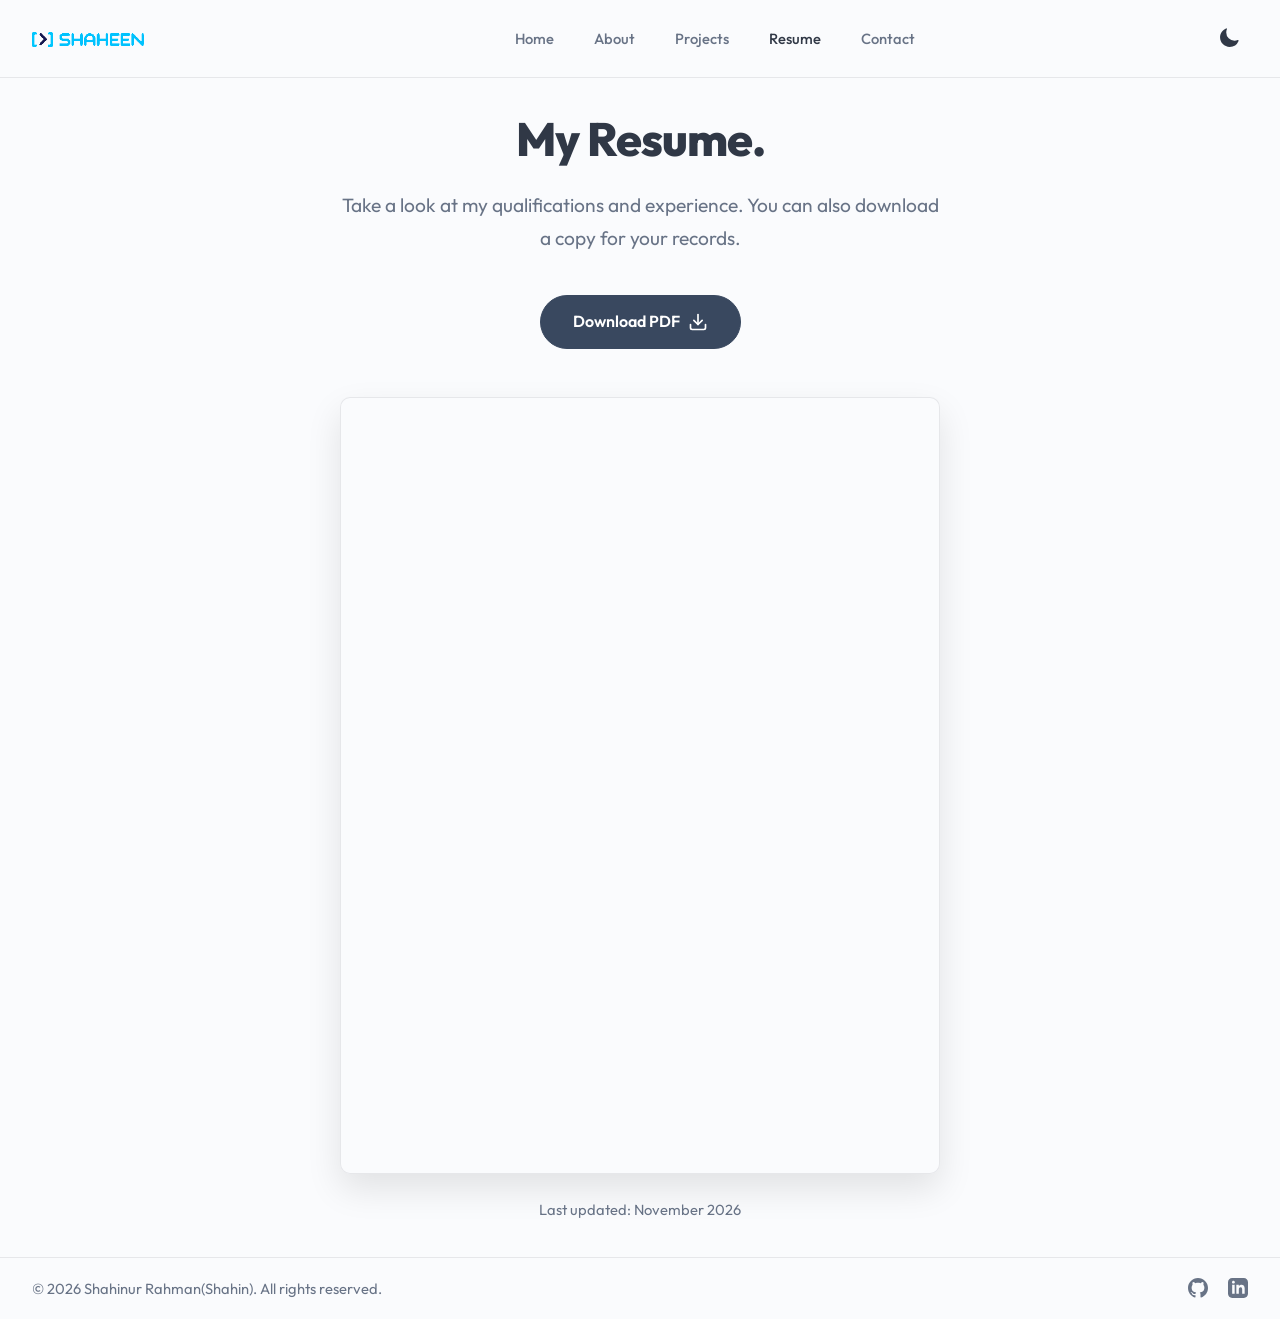
<file: resume.html>
<!doctype html>
<html lang="en" data-theme="dark">

<head>
  <meta charset="UTF-8" />
  <meta name="viewport" content="width=device-width, initial-scale=1" />
  <title>Resume | Shahinur Rahman(Shahin)</title>
  <!-- SEO -->
  <meta name="description"
    content="View and download Shahinur Rahman(Shahin)'s resume. Wordpress and Elementor expert with a Master's in HCI and AWS Developer certification." />
  <meta name="author" content="Shahinur Rahman(Shahin)" />
  <meta name="robots" content="index, follow" />
  <link rel="canonical" href="https://avroshaheen.github.io/portfolio/resume.html" />
  <!-- Open Graph -->
  <meta property="og:title" content="Resume | Shahinur Rahman(Shahin)" />
  <meta property="og:description"
    content="Wordpress and Elementor expert with a Master's in HCI and AWS Developer certification." />
  <meta property="og:type" content="website" />
  <meta property="og:url" content="https://avroshaheen.github.io/portfolio/resume.html" />
  <link rel="shortcut icon" href="assets/images/favicon.png" type="image/x-icon" />
  <!-- Fonts -->
  <link rel="preconnect" href="https://fonts.googleapis.com" />
  <link rel="preconnect" href="https://fonts.gstatic.com" crossorigin />
  <link href="https://fonts.googleapis.com/css2?family=Outfit:wght@300;400;500;600;700;800&display=swap"
    rel="stylesheet" />
  <!-- Stylesheet -->
  <script>
    (() => {
      const savedTheme = localStorage.getItem("theme");
      const systemTheme = window.matchMedia("(prefers-color-scheme: dark)").matches
        ? "dark"
        : "light";

      document.documentElement.setAttribute(
        "data-theme",
        savedTheme || systemTheme
      );
    })();
  </script>
  <link rel="stylesheet" href="assets/css/styles.css" />
</head>

<body>
  <nav class="navbar" id="navbar">
    <div class="nav-container">
      <a href="index.html" class="nav-brand"><img src="./assets/images/shaheen-logo.gif" style="max-width: 60%"
          alt="Shahinur Rahman(Shahin) Logo" /></a>
      <div class="nav-links" id="nav-links">
        <a href="index.html" class="active">Home</a>
        <a href="about.html">About</a>
        <a href="projects.html">Projects</a>
        <a href="resume.html">Resume</a>
        <a href="contact.html">Contact</a>
      </div>
      <div class="nav-controls">
        <button class="theme-toggle" id="theme-toggle" aria-label="Toggle Theme">
          <svg id="theme-icon" xmlns="http://www.w3.org/2000/svg" viewBox="0 0 24 24">
            <path
              d="M12 2.25a.75.75 0 0 1 .75.75v2.25a.75.75 0 0 1-1.5 0V3a.75.75 0 0 1 .75-.75ZM7.5 12a4.5 4.5 0 1 1 9 0 4.5 4.5 0 0 1-9 0ZM18.894 6.166a.75.75 0 0 0-1.06-1.06l-1.591 1.59a.75.75 0 1 0 1.06 1.061l1.591-1.59ZM21.75 12a.75.75 0 0 1-.75.75h-2.25a.75.75 0 0 1 0-1.5H21a.75.75 0 0 1 .75.75ZM17.834 18.894a.75.75 0 0 0 1.06-1.06l-1.59-1.591a.75.75 0 1 0-1.061 1.06l1.59 1.591ZM12 18.75a.75.75 0 0 1 .75.75V21a.75.75 0 0 1-1.5 0v-1.5a.75.75 0 0 1 .75-.75ZM6.166 18.894a.75.75 0 0 1-1.06-1.06l1.59-1.591a.75.75 0 1 1 1.061 1.06l-1.59 1.591ZM2.25 12a.75.75 0 0 1 .75-.75H5.25a.75.75 0 0 1 0 1.5H3a.75.75 0 0 1-.75-.75ZM6.166 6.166a.75.75 0 0 1 1.06-1.06l1.59 1.591a.75.75 0 1 1-1.061 1.06l-1.59-1.591Z" />
          </svg>
        </button>
        <button class="mobile-toggle" id="mobile-toggle" aria-label="Toggle Menu">
          <svg xmlns="http://www.w3.org/2000/svg" width="24" height="24" fill="none" viewBox="0 0 24 24"
            stroke="currentColor" stroke-width="2">
            <path stroke-linecap="round" stroke-linejoin="round" d="M4 6h16M4 12h16m-7 6h7" />
          </svg>
        </button>
      </div>
    </div>
  </nav>
  <main class="page-main">
    <div class="page-container" style="max-width: 800px; text-align: center">
      <h1 class="page-title" style="margin-bottom: 1.5rem">My Resume.</h1>
      <p class="section-text" style="max-width: 600px; margin: 0 auto 2.5rem">
        Take a look at my qualifications and experience. You can also download
        a copy for your records.
      </p>
      <div class="resume-actions" style="margin-bottom: 3rem">
        <!-- TODO: Replace the href with the path to your actual resume PDF -->
        <a href="assets/documents/resume.pdf" class="btn-primary" download>
          Download PDF
          <svg xmlns="http://www.w3.org/2000/svg" width="20" height="20" viewBox="0 0 24 24" fill="none"
            stroke="currentColor" stroke-width="2" stroke-linecap="round" stroke-linejoin="round">
            <path d="M21 15v4a2 2 0 0 1-2 2H5a2 2 0 0 1-2-2v-4"></path>
            <polyline points="7 10 12 15 17 10"></polyline>
            <line x1="12" y1="15" x2="12" y2="3"></line>
          </svg>
        </a>
      </div>
      <div class="resume-container">
        <!-- TODO: Replace the src with the path to your actual resume PDF -->
        <iframe src="assets/documents/resume.pdf" class="resume-frame" title="Shahinur Rahman(Shahin) Resume"
          allowfullscreen></iframe>
      </div>
      <p class="updated-note">Last updated: November 2026</p>
    </div>
  </main>
  <footer>
    <div class="footer-left">
      &copy; <span id="year">2026</span> Shahinur Rahman(Shahin). All rights
      reserved.
    </div>
    <div class="socials">
      <a href="https://github.com/avroshaheen" target="_blank" rel="noopener noreferrer" aria-label="GitHub">
        <svg xmlns="http://www.w3.org/2000/svg" width="20" height="20" viewBox="0 0 24 24" fill="currentColor">
          <path
            d="M12 0c-6.626 0-12 5.373-12 12 0 5.302 3.438 9.8 8.207 11.387.599.111.793-.261.793-.577v-2.234c-3.338.726-4.033-1.416-4.033-1.416-.546-1.387-1.333-1.756-1.333-1.756-1.089-.745.083-.729.083-.729 1.205.084 1.839 1.237 1.839 1.237 1.07 1.834 2.807 1.304 3.492.997.107-.775.418-1.305.762-1.604-2.665-.305-5.467-1.334-5.467-5.931 0-1.311.469-2.381 1.236-3.221-.124-.303-.535-1.524.117-3.176 0 0 1.008-.322 3.301 1.23.957-.266 1.983-.399 3.003-.404 1.02.005 2.047.138 3.006.404 2.291-1.552 3.297-1.23 3.297-1.23.653 1.653.242 2.874.118 3.176.77.84 1.235 1.911 1.235 3.221 0 4.609-2.807 5.624-5.479 5.921.43.372.823 1.102.823 2.222v3.293c0 .319.192.694.801.576 4.765-1.589 8.199-6.086 8.199-11.386 0-6.627-5.373-12-12-12z" />
        </svg>
      </a>
      <a href="https://linkedin.com/in/shahinurrahman26" target="_blank" rel="noopener noreferrer"
        aria-label="LinkedIn">
        <svg xmlns="http://www.w3.org/2000/svg" width="20" height="20" viewBox="0 0 24 24" fill="currentColor">
          <path
            d="M19 0h-14c-2.761 0-5 2.239-5 5v14c0 2.761 2.239 5 5 5h14c2.762 0 5-2.239 5-5v-14c0-2.761-2.238-5-5-5zm-11 19h-3v-11h3v11zm-1.5-12.268c-.966 0-1.75-.79-1.75-1.764s.784-1.764 1.75-1.764 1.75.79 1.75 1.764-.783 1.764-1.75 1.764zm13.5 12.268h-3v-5.604c0-3.368-4-3.113-4 0v5.604h-3v-11h3v1.765c1.396-2.586 7-2.777 7 2.476v6.759z" />
        </svg>
      </a>
    </div>
  </footer>
  <script src="assets/js/scripts.js" defer></script>
</body>

</html>
</file>
<file: assets/css/styles.css>
:root {
  /* Light theme */
  color-scheme: light;
  --bg-color: #fafbfd;
  --text-main: #303846;
  --text-muted: #687386;
  --accent: #587db8;
  --nav-bg: rgba(250, 251, 253, 0.88);
  --nav-border: rgba(48, 56, 70, 0.1);
  --card-bg: #ffffff;
  --btn-bg: #39485f;
  --btn-text: #ffffff;
  --btn-hover: #4a5c76;
  --btn-sec-bg: transparent;
  --btn-sec-text: #39485f;
  --btn-sec-border: #dce2eb;
  --btn-sec-hover: #f0f3f8;
  --project-bg: #f0f3f8;
  /* Fluid typography */
  --text-xs: clamp(0.75rem, 0.72rem + 0.12vw, 0.82rem);
  --text-sm: clamp(0.82rem, 0.78rem + 0.18vw, 0.92rem);
  --text-base: 1rem;
  --text-lg: clamp(1.05rem, 0.98rem + 0.32vw, 1.2rem);
  --h1-size: clamp(1.6rem, calc(0.72rem + 2.75vw), 3.3rem);
  --h2-size: clamp(1.45rem, calc(1.05rem + 1.45vw), 2.35rem);
  --h3-size: clamp(1.2rem, calc(1.02rem + 0.85vw), 1.75rem);
  --h4-size: clamp(1.08rem, calc(0.98rem + 0.48vw), 1.4rem);
  --h5-size: clamp(1rem, calc(0.94rem + 0.28vw), 1.2rem);
  --h6-size: 1rem;
}
[data-theme="dark"] {
  /* Dark theme — same semantic roles, tuned for dark surfaces */
  color-scheme: dark;
  --bg-color: #191e27;
  --text-main: #e7ebf2;
  --text-muted: #aab4c3;
  --accent: #a8c2e8;
  --nav-bg: rgba(29, 35, 46, 0.9);
  --nav-border: rgba(231, 235, 242, 0.1);
  --card-bg: #222936;
  --btn-bg: #d8e2f0;
  --btn-text: #263247;
  --btn-hover: #c5d3e5;
  --btn-sec-bg: transparent;
  --btn-sec-text: #e2e9f3;
  --btn-sec-border: #3b4657;
  --btn-sec-hover: #293241;
  --project-bg: #252d3a;
}
* {
  margin: 0;
  padding: 0;
  box-sizing: border-box;
}
html {
  font-size: 16px;
  -webkit-text-size-adjust: 100%;
  text-size-adjust: 100%;
}
body {
  font-size: var(--text-base);
}
h1,
.hero-title,
.page-title {
  font-size: var(--h1-size);
  line-height: 1.12;
}
h2,
.section-heading {
  font-size: var(--h2-size);
  line-height: 1.2;
}
h3 {
  font-size: var(--h3-size);
  line-height: 1.25;
}
h4 {
  font-size: var(--h4-size);
  line-height: 1.3;
}
h5 {
  font-size: var(--h5-size);
  line-height: 1.35;
}
h6 {
  font-size: var(--h6-size);
  line-height: 1.4;
}
p,
li,
td,
th,
label,
input,
textarea,
select,
button {
  font-size: var(--text-base);
}
small,
.text-small {
  font-size: var(--text-sm);
}
body {
  font-family: "Outfit", sans-serif;
  background-color: var(--bg-color);
  color: var(--text-main);
  line-height: 1.6;
  transition:
    background-color 0.4s ease,
    color 0.4s ease;
  min-height: 100vh;
  display: flex;
  flex-direction: column;
}
::selection {
  background: var(--accent);
  color: #fff;
}
/* Navigation */
.navbar {
  position: sticky;
  top: 0;
  width: 100%;
  background: var(--nav-bg);
  backdrop-filter: blur(12px);
  -webkit-backdrop-filter: blur(12px);
  border-bottom: 1px solid var(--nav-border);
  z-index: 1000;
  transition:
    background 0.4s ease,
    border-color 0.4s ease,
    padding 0.3s ease;
}
.nav-container {
  width: 100%;
  max-width: 1300px;
  margin: 0 auto;
  padding: 1.2rem 2rem;
  display: flex;
  justify-content: space-between;
  align-items: center;
}
.nav-brand {
  font-size: 1.5rem;
  font-weight: 800;
  letter-spacing: -0.5px;
  text-decoration: none;
  color: var(--text-main);
}
.nav-links {
  display: flex;
  gap: 2.5rem;
  align-items: center;
}
.nav-links a {
  text-decoration: none;
  color: var(--text-muted);
  font-weight: 500;
  font-size: var(--text-sm);
  transition: color 0.3s ease;
  position: relative;
}
.nav-links a:hover,
.nav-links a.active {
  color: var(--text-main);
}
.nav-controls {
  display: flex;
  align-items: center;
  gap: 1rem;
}
/* Theme Toggle */
.theme-toggle {
  background: none;
  border: none;
  color: var(--text-main);
  cursor: pointer;
  display: flex;
  align-items: center;
  justify-content: center;
  padding: 0.5rem;
  border-radius: 50%;
  transition:
    background-color 0.3s ease,
    transform 0.3s ease;
}
.theme-toggle:hover {
  background-color: var(--nav-border);
  transform: scale(1.05);
}
.theme-toggle svg {
  width: 22px;
  height: 22px;
  fill: currentColor;
}
.mobile-toggle {
  display: none;
  background: none;
  border: none;
  color: var(--text-main);
  cursor: pointer;
  padding: 0.5rem;
}
/* Main Content (Hero) */
main {
  flex: 1;
  display: flex;
  align-items: center;
  justify-content: center;
}
.hero {
  max-width: 1300px;
  padding: 1.2rem 2rem;
  width: 100%;
  display: flex;
  align-items: center;
  justify-content: space-between;
  gap: 4rem;
  text-align: left;
  animation: fadeUp 1s cubic-bezier(0.16, 1, 0.3, 1) forwards;
  opacity: 0;
  transform: translateY(30px);
}
.hero-content {
  flex: 1;
  gap: 1.5rem;
}
.hero-image-wrapper {
  flex: 1;
  display: flex;
  justify-content: center;
  align-items: center;
  position: relative;
}
.hero-image {
  width: 100%;
  max-width: 500px;
  height: 500px;
  object-fit: cover;
  border-radius: 60% 40% 30% 70% / 60% 30% 70% 40%;
  box-shadow: 0 25px 50px -12px rgba(0, 0, 0, 0.25);
  border: 4px solid var(--btn-sec-border);
  animation: blob-morph 12s ease-in-out infinite;
  transition:
    transform 0.4s ease,
    border-color 0.4s ease;
}
.hero-image:hover {
  transform: translateY(-10px) scale(1.02);
  border-color: var(--accent);
}
@keyframes blob-morph {
  0%,
  100% {
    border-radius: 60% 40% 30% 70% / 60% 30% 70% 40%;
  }
  33% {
    border-radius: 30% 60% 70% 40% / 50% 60% 30% 60%;
  }
  66% {
    border-radius: 73% 27% 41% 59% / 40% 58% 42% 50%;
  }
}
.hero-subtitle {
  font-size: var(--text-sm);
  font-weight: 600;
  color: var(--accent);
  margin-bottom: 1rem;
  letter-spacing: 2px;
  text-transform: uppercase;
  display: block;
}
.hero-title {
  font-size: var(--h1-size);
  font-weight: 700;
  line-height: 1.1;
  margin-bottom: 1rem;
  letter-spacing: -1.5px;
  color: var(--text-main);
}
.hero-desc {
  font-size: var(--text-lg);
  color: var(--text-muted);
  max-width: 650px;
  margin-bottom: 2.5rem;
  line-height: 1.7;
}
.hero-actions {
  display: flex;
  gap: 1rem;
  align-items: center;
}
.btn-primary,
.btn-secondary {
  display: inline-flex;
  align-items: center;
  gap: 0.5rem;
  cursor: pointer;
  padding: 0.85rem 2rem;
  border-radius: 50px;
  text-decoration: none;
  font-weight: 600;
  font-size: var(--text-base);
  transition: all 0.3s ease;
}
.btn-primary {
  background-color: var(--btn-bg);
  color: var(--btn-text);
  border: 1px solid var(--btn-bg);
}
.btn-primary:hover {
  background-color: var(--btn-hover);
  border-color: var(--btn-hover);
  transform: translateY(-2px);
  box-shadow: 0 10px 20px rgba(0, 0, 0, 0.1);
}
.btn-primary svg {
  transition: transform 0.3s ease;
}
.btn-primary:hover svg {
  transform: translateX(5px);
}
.btn-secondary {
  background-color: var(--btn-sec-bg);
  color: var(--btn-sec-text);
  border: 1px solid var(--btn-sec-border);
}
.btn-secondary:hover {
  background-color: var(--btn-sec-hover);
  border-color: var(--text-muted);
  transform: translateY(-2px);
}
/* Footer */
footer {
  padding: 1.2rem 2rem;
  display: flex;
  justify-content: space-between;
  align-items: center;
  border-top: 1px solid var(--nav-border);
  font-size: var(--text-sm);
  color: var(--text-muted);
}
.socials {
  display: flex;
  gap: 1.25rem;
}
.socials a {
  color: var(--text-muted);
  transition:
    color 0.3s ease,
    transform 0.3s ease;
  display: flex;
}
.socials a:hover {
  color: var(--text-main);
  transform: translateY(-2px);
}
/* Page Shared Layout */
.page-main {
  padding: 1rem 0;
}
.page-container {
  max-width: 1300px;
  width: 100%;
  margin: 0 auto;
  padding: 1.2rem 2rem;
  animation: fadeUp 1s cubic-bezier(0.16, 1, 0.3, 1) forwards;
  opacity: 0;
  transform: translateY(30px);
}
.page-title {
  font-size: var(--h1-size);
  font-weight: 800;
  margin-bottom: 3rem;
  letter-spacing: -1px;
}
.section-heading {
  font-size: var(--h2-size);
  font-weight: 700;
  margin-bottom: 1rem;
  color: var(--text-main);
  position: relative;
  display: inline-block;
}
.section-heading.mt-2 {
  margin-top: 2rem;
}
.section-text {
  font-size: var(--text-lg);
  color: var(--text-muted);
  margin-bottom: 1.5rem;
  line-height: 1.7;
}
.text-link {
  color: var(--accent);
  text-decoration: none;
  font-weight: 500;
  transition: color 0.3s ease;
}
.text-link:hover {
  color: var(--text-main);
  text-decoration: underline;
}
/* About Page Specific Layout */
.about-grid {
  display: flex;
  gap: 4rem;
  align-items: flex-start;
}
.about-image-col {
  flex: 0 0 35%;
  position: sticky;
  top: 8rem;
}
.about-text-col {
  flex: 1;
}
.image-stack {
  position: relative;
  width: 100%;
  aspect-ratio: 3/4;
}
.stack-img {
  width: 100%;
  height: 100%;
  object-fit: cover;
  border-radius: 20px;
  box-shadow: 0 10px 30px rgba(0, 0, 0, 0.1);
  border: 4px solid var(--btn-sec-border);
  transition: transform 0.3s ease;
}
.stack-img:hover {
  transform: scale(1.02);
}
.experience-list {
  display: flex;
  flex-direction: column;
  gap: 1.5rem;
  margin-top: 1rem;
  margin-bottom: 2rem;
}
.exp-item {
  display: flex;
  gap: 1.5rem;
  padding: 1.5rem;
  background-color: var(--nav-bg);
  border: 1px solid var(--nav-border);
  border-radius: 12px;
  transition:
    transform 0.3s ease,
    box-shadow 0.3s ease;
}
.exp-item:hover {
  transform: translateY(-3px);
  box-shadow: 0 5px 15px rgba(0, 0, 0, 0.05);
  border-color: var(--nav-border);
}
.exp-year {
  font-weight: 700;
  color: var(--accent);
  font-size: var(--text-sm);
  white-space: nowrap;
}
.exp-details h3 {
  font-size: var(--h4-size);
  font-weight: 600;
  margin-bottom: 0.2rem;
  margin-top: -0.3rem;
  color: var(--text-main);
}
.exp-details p {
  color: var(--text-muted);
  font-size: var(--text-sm);
}
/* Projects Page Layout */
.projects-grid {
  display: flex;
  flex-direction: column;
  gap: 3.5rem;
}
.project-card {
  background: var(--project-bg);
  border-radius: 40px;
  overflow: hidden;
  padding: 60px;
  display: flex;
  flex-direction: row-reverse;
  justify-content: space-between;
  gap: 2rem;
  box-shadow: 0 3px 6px rgba(0, 0, 0, 0.05);
}
.project-card:nth-child(even) {
  flex-direction: row;
}
.project-img {
  width: clamp(300px, 163.64px + 36.36vw, 600px);
  max-width: 100%;
  height: auto;
  display: block;
}
.project-info {
  display: flex;
  flex-direction: column;
  justify-content: space-around;
  gap: 0.5rem;
  width: 70%;
}
.project-overlay a {
  font-weight: 600;
  color: var(--text-main);
  font-size: var(--text-lg);
  transition: color 0.3s ease;
  padding: 0.5rem 1rem;
}
.project-overlay a:hover {
  color: var(--accent);
}
.project-title {
  font-size: var(--h3-size);
  font-weight: 700;
  color: var(--text-main);
  line-height: 1.3;
}
.project-desc {
  color: var(--text-muted);
}
.project-tags {
  display: flex;
  flex-wrap: wrap;
  gap: 1rem;
}
.tag {
  background: var(--btn-sec-border);
  border: 1px solid var(--nav-border);
  padding: 0.25rem 0.75rem;
  border-radius: 20px;
  font-size: var(--text-xs);
  font-weight: 500;
  color: var(--text-main);
}
/* Resume Layout */
.resume-container {
  width: 100%;
  aspect-ratio: 8.5/11;
  max-width: 600px;
  background: var(--nav-bg);
  border: 1px solid var(--nav-border);
  border-radius: 10px;
  overflow: hidden;
  margin: 0 auto 1.5rem;
  box-shadow: 0 15px 35px rgba(0, 0, 0, 0.1);
}
.resume-frame {
  width: 100%;
  height: 100%;
  border: none;
}
.updated-note {
  font-size: var(--text-sm);
  color: var(--text-muted);
}
/* Contact Layout */
.contact-page .page-title {
  margin-bottom: 0;
}
.contact-page .section-text {
  margin-bottom: 3rem;
}
.contact-grid {
  display: grid;
  grid-template-columns: 1fr 1fr;
  gap: 4rem;
  align-items: flex-start;
}
.contact-info {
  display: flex;
  flex-direction: column;
}
.info-items {
  display: flex;
  flex-direction: column;
  gap: 1.5rem;
}
.info-item {
  display: flex;
  align-items: center;
  gap: 1.5rem;
  padding: 1.5rem;
  background: var(--nav-bg);
  border: 1px solid var(--nav-border);
  border-radius: 16px;
  text-decoration: none;
  transition:
    transform 0.3s cubic-bezier(0.16, 1, 0.3, 1),
    box-shadow 0.3s ease,
    border-color 0.3s ease;
}
.text-link-card.info-item:hover {
  transform: translateY(-5px);
  box-shadow: 0 15px 35px rgba(0, 0, 0, 0.1);
  border-color: var(--accent);
}
.text-link-card.info-item:hover .info-icon {
  background: var(--accent);
  color: #fff;
}
.info-icon {
  width: 55px;
  height: 55px;
  border-radius: 50%;
  background: var(--btn-sec-border);
  display: flex;
  align-items: center;
  justify-content: center;
  color: var(--accent);
  flex-shrink: 0;
  transition:
    background 0.3s ease,
    color 0.3s ease;
}
.info-details h3 {
  font-size: var(--text-lg);
  font-weight: 700;
  margin-bottom: 0.2rem;
  color: var(--text-main);
}
.info-details p {
  color: var(--text-muted);
  font-size: var(--text-sm);
}
.contact-card {
  background: var(--card-bg);
  border: 1px solid var(--nav-border);
  border-radius: 20px;
  padding: 2.5rem;
  box-shadow: 0 10px 30px rgba(0, 0, 0, 0.05);
  text-align: left;
}
.form-group {
  margin-bottom: 1.5rem;
}
.form-group label {
  display: block;
  margin-bottom: 0.5rem;
  font-weight: 600;
  color: var(--text-main);
}
.form-control {
  width: 100%;
  padding: 1rem;
  border-radius: 12px;
  border: 1px solid var(--nav-border);
  background: var(--bg-color);
  color: var(--text-main);
  font-family: inherit;
  font-size: var(--text-base);
  transition:
    border-color 0.3s ease,
    box-shadow 0.3s ease;
}
.form-control:focus {
  outline: none;
  border-color: var(--accent);
  box-shadow: 0 0 0 3px rgba(37, 99, 235, 0.1);
}
.w-100 {
  width: 100%;
  justify-content: center;
}
.form-status {
  margin-top: 1rem;
  text-align: center;
  font-size: var(--text-sm);
  font-weight: 500;
}
.form-status.success {
  color: #39866b;
}
.form-status.error {
  color: #c46b70;
}
/* Animations */
@keyframes fadeUp {
  to {
    opacity: 1;
    transform: translateY(0);
  }
}
/* RESPONSIVE DESIGN */
@media (max-width: 992px) {
  .hero {
    flex-direction: column-reverse;
    text-align: center;
    gap: 3rem;
    padding-block: 4rem;
  }
  .hero-content {
    display: flex;
    flex-direction: column;
    align-items: center;
  }
  .hero-actions {
    align-items: center;
  }
  .contact-grid {
    grid-template-columns: 1fr;
    gap: 2.5rem;
  }
  .project-card,
  .project-card:nth-child(even) {
    flex-direction: column;
    padding: 40px;
    gap: 3rem;
  }
  .project-card:nth-child(even) {
    flex-direction: column;
  }
  .project-img-wrapper,
  .project-info {
    flex: 1;
    display: flex;
    justify-content: center;
    align-items: center;
  }
  .project-info {
    gap: 2rem;
    width: 100%;
  }
  .project-desc {
    text-align: center;
  }
}
@media (max-width: 768px) {
  .navbar .nav-container {
    padding: 1rem 5%;
  }
  .nav-links {
    display: flex;
    position: fixed;
    top: 0;
    left: 0;
    width: 100%;
    height: 100vh;
    background: var(--bg-color);
    flex-direction: column;
    justify-content: center;
    align-items: center;
    padding: 0;
    border: none;
    gap: 2.5rem;
    opacity: 0;
    pointer-events: none;
    transition: opacity 0.4s ease;
    z-index: 900;
  }
  .nav-links.active {
    opacity: 1;
    pointer-events: auto;
  }
  .nav-links a {
    font-size: var(--h3-size);
    font-weight: 700;
    font-family: inherit;
    color: var(--text-muted);
    transition:
      color 0.3s ease,
      transform 0.3s ease;
  }
  .nav-links a:hover,
  .nav-links a.active {
    color: var(--text-main);
    transform: translateX(10px);
  }
  .mobile-toggle {
    display: block;
    z-index: 999;
  }
  .hero-actions {
    flex-direction: column;
    align-items: center;
  }
  .hero-image {
    max-width: 250px;
    height: 250px;
  }
  footer {
    flex-direction: column-reverse;
    gap: 1.5rem;
    text-align: center;
  }
  .about-grid {
    flex-direction: column;
    gap: 2rem;
  }
  .about-image-col {
    position: static;
    max-width: 400px;
    margin: 0 auto;
  }
  .exp-item {
    flex-direction: column;
    gap: 0.5rem;
  }
}
</file>
